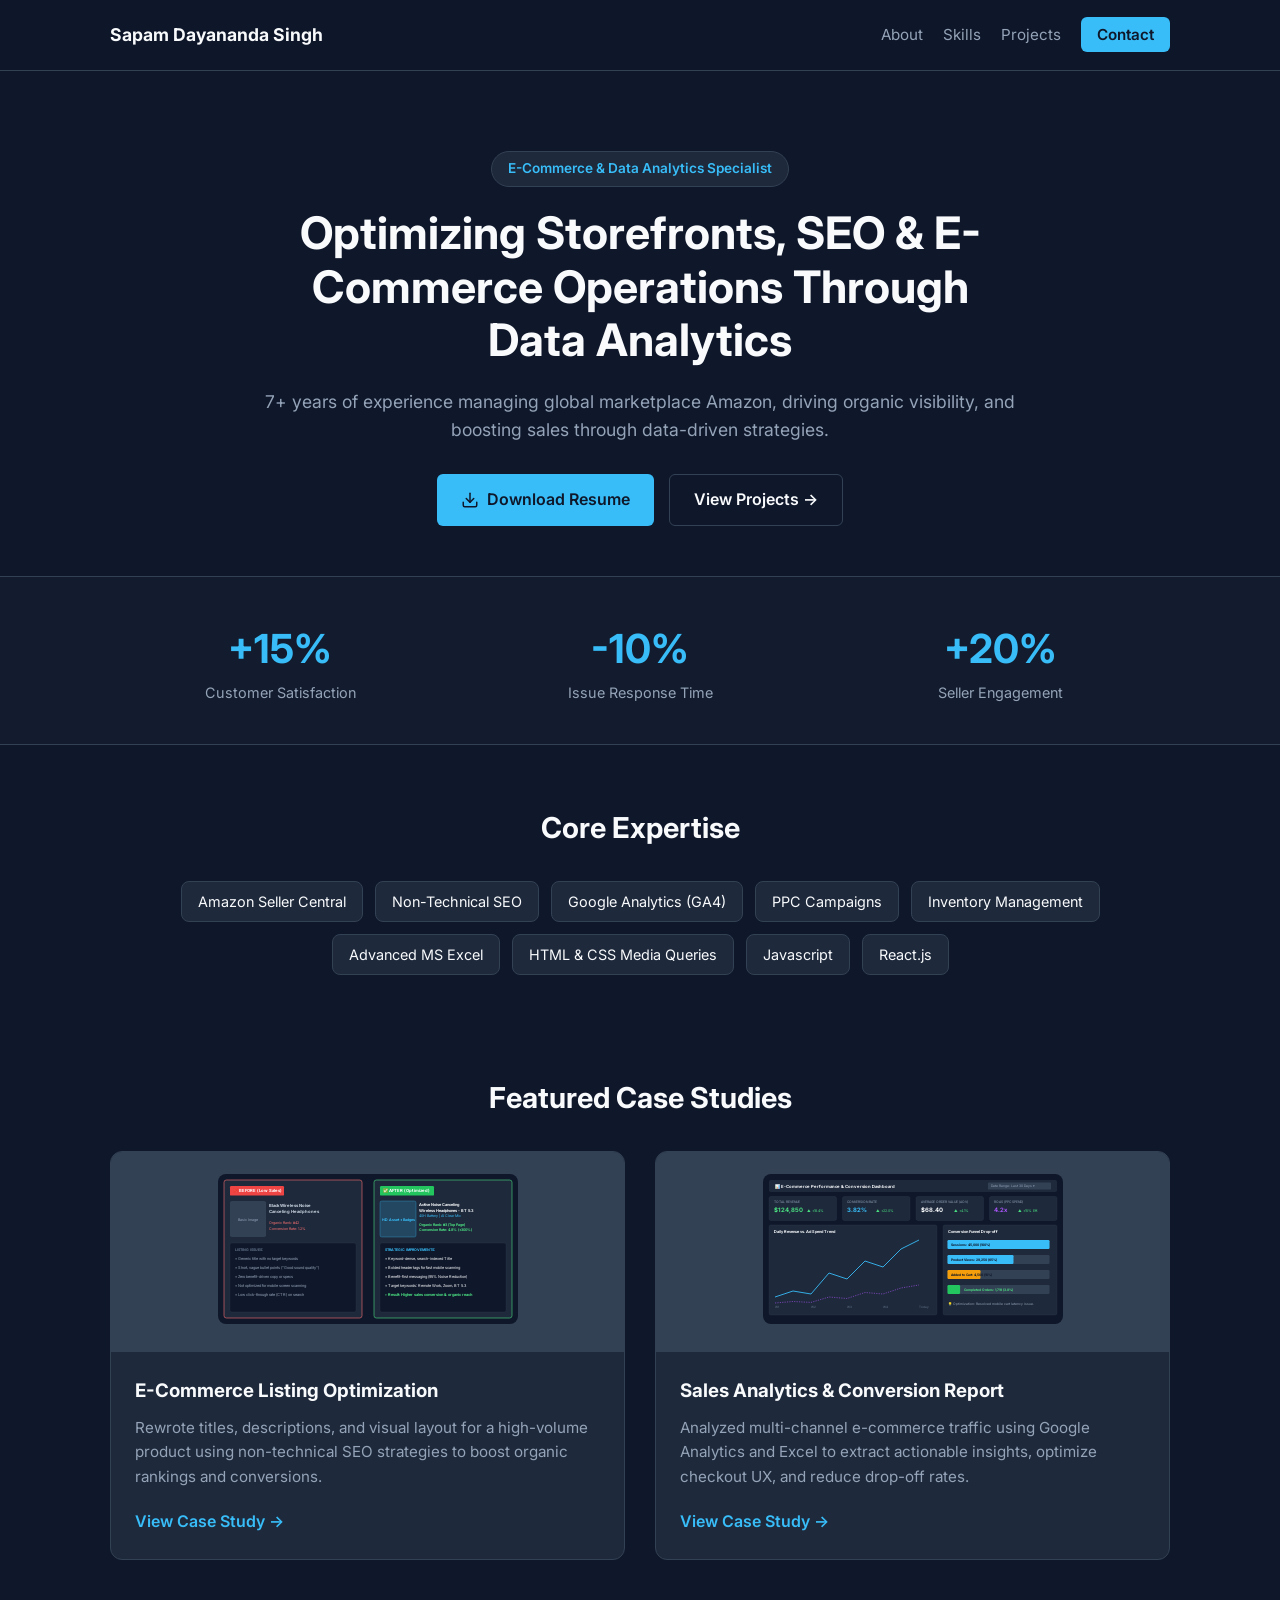
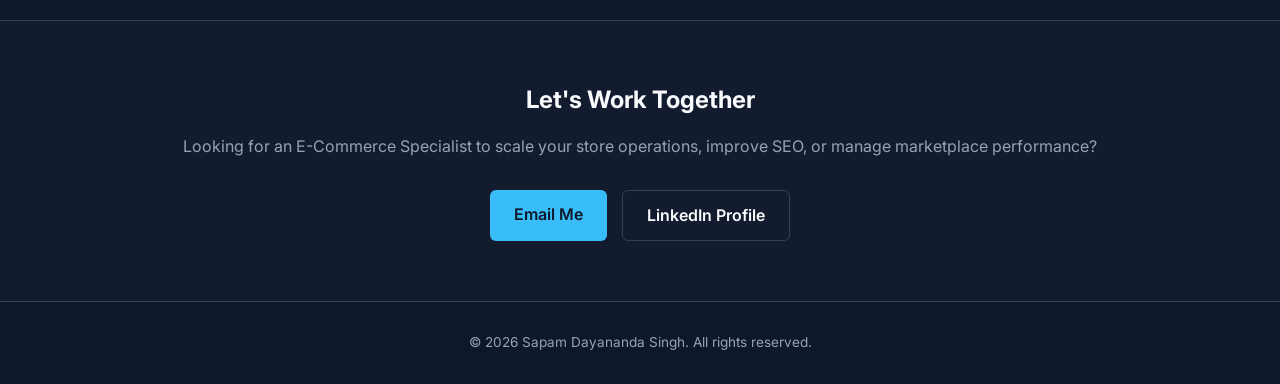
<file: index.html>
<!DOCTYPE html>
<html lang="en">
<head>
    <meta charset="UTF-8">
    <meta name="viewport" content="width=device-width, initial-scale=1.0">
    <title>Sapam Dayananda Singh | E-Commerce Specialist</title>
    <link rel="stylesheet" href="style.css">
    <!-- Google Fonts -->
    <link href="https://fonts.googleapis.com/css2?family=Inter:wght@300;400;600;700&display=swap" rel="stylesheet">
</head>
<body>

    <!-- Header / Navbar -->
    <header class="navbar">
        <div class="container nav-container">
            <a href="#" class="logo">Sapam Dayananda Singh</a>
            
            <!-- Mobile Menu Button -->
            <button class="mobile-toggle" aria-label="Toggle Menu" onclick="document.querySelector('.nav-links').classList.toggle('active')">
                &#9776;
            </button>

            <nav>
                <ul class="nav-links">
                    <li><a href="#about">About</a></li>
                    <li><a href="#skills">Skills</a></li>
                    <li><a href="#projects">Projects</a></li>
                    <li><a href="#contact" class="btn-nav">Contact</a></li>
                </ul>
            </nav>
        </div>
    </header>

    <!-- Hero Section -->
    <section class="hero" id="about">
        <div class="container hero-container">
            <span class="badge">E-Commerce & Data Analytics Specialist</span>
            <h1>Optimizing Storefronts, SEO & E-Commerce Operations Through Data Analytics</h1>
            <p>7+ years of experience managing global marketplace Amazon, driving organic visibility, and boosting sales through data-driven strategies.</p>
            
            <!-- Hero Action Buttons -->
            <div class="hero-btns">
                <!-- Resume Download Button -->
                <a href="resume.pdf" download="Sapam_Dayananda_Singh_Resume.pdf" class="btn btn-primary" style="display: inline-flex; align-items: center; gap: 8px;">
                    <svg width="18" height="18" viewBox="0 0 24 24" fill="none" stroke="currentColor" stroke-width="2" stroke-linecap="round" stroke-linejoin="round">
                        <path d="M21 15v4a2 2 0 0 1-2 2H5a2 2 0 0 1-2-2v-4"></path>
                        <polyline points="7 10 12 15 17 10"></polyline>
                        <line x1="12" y1="15" x2="12" y2="3"></line>
                    </svg>
                    Download Resume
                </a>

                <!-- Secondary View Projects Button -->
                <a href="#projects" class="btn btn-secondary">View Projects →</a>
            </div>
        </div>
    </section>

    <!-- Metrics Bar -->
    <section class="metrics">
        <div class="container metrics-grid">
            <div class="metric-card">
                <h3>+15%</h3>
                <p>Customer Satisfaction</p>
            </div>
            <div class="metric-card">
                <h3>-10%</h3>
                <p>Issue Response Time</p>
            </div>
            <div class="metric-card">
                <h3>+20%</h3>
                <p>Seller Engagement</p>
            </div>
        </div>
    </section>

    <!-- Core Skills -->
    <section class="skills" id="skills">
        <div class="container">
            <h2 class="section-title">Core Expertise</h2>
            <div class="skills-tags">
                <span class="tag">Amazon Seller Central</span>
                <span class="tag">Non-Technical SEO</span>
                <span class="tag">Google Analytics (GA4)</span>
                <span class="tag">PPC Campaigns</span>
                <span class="tag">Inventory Management</span>
                <span class="tag">Advanced MS Excel</span>
                <span class="tag">HTML & CSS Media Queries</span>
                <span class="tag">Javascript</span>
                <span class="tag">React.js</span>
            </div>
        </div>
    </section>

    <!-- Featured Projects / Case Studies -->
    <section class="projects" id="projects">
        <div class="container">
            <h2 class="section-title">Featured Case Studies</h2>
            <div class="projects-grid">

                <!-- Project 1 -->
                <div class="project-card">
                    <div class="project-img-placeholder">
                        <span><svg xmlns="http://www.w3.org/2000/svg" viewBox="0 0 1000 500" style="width: 100%; height: auto; border-radius: 8px; font-family: 'Inter', system-ui, sans-serif;">
  <!-- Background -->
  <rect width="1000" height="500" fill="#0f172a" rx="12"/>
  
  <!-- LEFT SIDE: BEFORE (Unoptimized) -->
  <g transform="translate(20, 20)">
    <!-- Card Container -->
    <rect width="460" height="460" fill="#1e293b" rx="8" stroke="#f87171" stroke-width="2"/>
    
    <!-- Header Badge -->
    <rect x="20" y="20" width="180" height="32" fill="#ef4444" rx="4"/>
    <text x="30" y="41" fill="#ffffff" font-size="14" font-weight="bold">❌ BEFORE (Low Sales)</text>
    
    <!-- Mock Product Image Placeholder -->
    <rect x="20" y="70" width="120" height="120" fill="#334155" rx="6"/>
    <text x="80" y="135" fill="#94a3b8" font-size="12" text-anchor="middle">Basic Image</text>
    
    <!-- Title -->
    <text x="150" y="90" fill="#cbd5e1" font-size="14" font-weight="bold">Black Wireless Noise</text>
    <text x="150" y="110" fill="#cbd5e1" font-size="14" font-weight="bold">Canceling Headphones</text>
    
    <!-- Weak Metrics -->
    <text x="150" y="145" fill="#f87171" font-size="12">Organic Rank: #42</text>
    <text x="150" y="165" fill="#f87171" font-size="12">Conversion Rate: 1.2%</text>
    
    <!-- Unoptimized Copy Box -->
    <rect x="20" y="210" width="420" height="230" fill="#0f172a" rx="6" stroke="#334155"/>
    <text x="35" y="235" fill="#64748b" font-size="12" font-weight="bold">LISTING ISSUES:</text>
    
    <text x="35" y="265" fill="#94a3b8" font-size="13">• Generic title with no target keywords</text>
    <text x="35" y="295" fill="#94a3b8" font-size="13">• Short, vague bullet points ("Good sound quality")</text>
    <text x="35" y="325" fill="#94a3b8" font-size="13">• Zero benefit-driven copy or specs</text>
    <text x="35" y="355" fill="#94a3b8" font-size="13">• Not optimized for mobile screen scanning</text>
    <text x="35" y="385" fill="#94a3b8" font-size="13">• Low click-through rate (CTR) on search</text>
  </g>
  
  <!-- RIGHT SIDE: AFTER (Optimized) -->
  <g transform="translate(520, 20)">
    <!-- Card Container -->
    <rect width="460" height="460" fill="#1e293b" rx="8" stroke="#4ade80" stroke-width="2"/>
    
    <!-- Header Badge -->
    <rect x="20" y="20" width="180" height="32" fill="#22c55e" rx="4"/>
    <text x="30" y="41" fill="#ffffff" font-size="14" font-weight="bold">✅ AFTER (Optimized)</text>
    
    <!-- Mock Product Image Placeholder -->
    <rect x="20" y="70" width="120" height="120" fill="#38bdf8" fill-opacity="0.2" stroke="#38bdf8" rx="6"/>
    <text x="80" y="135" fill="#38bdf8" font-size="12" font-weight="bold" text-anchor="middle">HD Asset + Badges</text>
    
    <!-- Title -->
    <text x="150" y="88" fill="#f8fafc" font-size="13" font-weight="bold">Active Noise Canceling</text>
    <text x="150" y="106" fill="#f8fafc" font-size="13" font-weight="bold">Wireless Headphones - BT 5.3</text>
    <text x="150" y="124" fill="#38bdf8" font-size="12">40H Battery | AI Clear Mic</text>
    
    <!-- Strong Metrics -->
    <text x="150" y="152" fill="#4ade80" font-size="12" font-weight="bold">Organic Rank: #3 (Top Page)</text>
    <text x="150" y="170" fill="#4ade80" font-size="12" font-weight="bold">Conversion Rate: 4.8% (+300%)</text>
    
    <!-- Optimized Copy Box -->
    <rect x="20" y="210" width="420" height="230" fill="#0f172a" rx="6" stroke="#334155"/>
    <text x="35" y="235" fill="#38bdf8" font-size="12" font-weight="bold">STRATEGIC IMPROVEMENTS:</text>
    
    <text x="35" y="265" fill="#f8fafc" font-size="13">• Keyword-dense, search-indexed Title</text>
    <text x="35" y="295" fill="#f8fafc" font-size="13">• Bolded header tags for fast mobile scanning</text>
    <text x="35" y="325" fill="#f8fafc" font-size="13">• Benefit-first messaging (95% Noise Reduction)</text>
    <text x="35" y="355" fill="#f8fafc" font-size="13">• Target keywords: Remote Work, Zoom, BT 5.3</text>
    <text x="35" y="385" fill="#4ade80" font-size="13" font-weight="bold">• Result: Higher sales conversion & organic reach</text>
  </g>
</svg></span>
                    </div>
                    <div class="project-content">
                        <h3>E-Commerce Listing Optimization</h3>
                        <p>Rewrote titles, descriptions, and visual layout for a high-volume product using non-technical SEO strategies to boost organic rankings and conversions.</p>
                        <a href="case-study-1.html" class="project-link">View Case Study →</a>
                    </div>
                </div>

                <!-- Project 2 -->
                <div class="project-card">
                    <div class="project-img-placeholder">
                        <span><svg xmlns="http://www.w3.org/2000/svg" viewBox="0 0 1000 500" style="width: 100%; height: auto; border-radius: 8px; font-family: 'Inter', system-ui, sans-serif;">
  <!-- Dashboard Background -->
  <rect width="1000" height="500" fill="#0f172a" rx="12"/>
  
  <!-- Top Navigation Bar Placeholder -->
  <rect x="20" y="20" width="960" height="40" fill="#1e293b" rx="6"/>
  <text x="40" y="45" fill="#f8fafc" font-size="14" font-weight="bold">📊 E-Commerce Performance &amp; Conversion Dashboard</text>
  <rect x="750" y="28" width="210" height="24" fill="#334155" rx="4"/>
  <text x="760" y="44" fill="#94a3b8" font-size="11">Date Range: Last 30 Days ▾</text>

  <!-- KPI CARDS -->
  <!-- KPI 1 -->
  <rect x="20" y="75" width="225" height="80" fill="#1e293b" rx="6" stroke="#334155"/>
  <text x="35" y="95" fill="#94a3b8" font-size="11">TOTAL REVENUE</text>
  <text x="35" y="125" fill="#4ade80" font-size="20" font-weight="bold">$124,850</text>
  <text x="145" y="125" fill="#4ade80" font-size="12">▲ +18.4%</text>

  <!-- KPI 2 -->
  <rect x="265" y="75" width="225" height="80" fill="#1e293b" rx="6" stroke="#334155"/>
  <text x="280" y="95" fill="#94a3b8" font-size="11">CONVERSION RATE</text>
  <text x="280" y="125" fill="#38bdf8" font-size="20" font-weight="bold">3.82%</text>
  <text x="375" y="125" fill="#4ade80" font-size="12">▲ +22.0%</text>

  <!-- KPI 3 -->
  <rect x="510" y="75" width="225" height="80" fill="#1e293b" rx="6" stroke="#334155"/>
  <text x="525" y="95" fill="#94a3b8" font-size="11">AVERAGE ORDER VALUE (AOV)</text>
  <text x="525" y="125" fill="#f8fafc" font-size="20" font-weight="bold">$68.40</text>
  <text x="635" y="125" fill="#4ade80" font-size="12">▲ +4.1%</text>

  <!-- KPI 4 -->
  <rect x="755" y="75" width="225" height="80" fill="#1e293b" rx="6" stroke="#334155"/>
  <text x="770" y="95" fill="#94a3b8" font-size="11">ROAS (PPC SPEND)</text>
  <text x="770" y="125" fill="#a855f7" font-size="20" font-weight="bold">4.2x</text>
  <text x="850" y="125" fill="#4ade80" font-size="12">▲ +15% Eff.</text>

  <!-- CHART 1: Sales Trend (Line Chart Visual) -->
  <rect x="20" y="170" width="560" height="300" fill="#1e293b" rx="6" stroke="#334155"/>
  <text x="35" y="195" fill="#f8fafc" font-size="13" font-weight="bold">Daily Revenue vs. Ad Spend Trend</text>
  
  <!-- Line chart path -->
  <polyline points="40,410 100,390 160,400 220,330 280,350 340,290 400,310 460,250 520,220" fill="none" stroke="#38bdf8" stroke-width="3"/>
  <polyline points="40,430 100,425 160,428 220,410 280,415 340,395 400,400 460,380 520,370" fill="none" stroke="#a855f7" stroke-width="2" stroke-dasharray="4"/>
  
  <!-- Chart Labels -->
  <text x="40" y="445" fill="#64748b" font-size="10">W1</text>
  <text x="160" y="445" fill="#64748b" font-size="10">W2</text>
  <text x="280" y="445" fill="#64748b" font-size="10">W3</text>
  <text x="400" y="445" fill="#64748b" font-size="10">W4</text>
  <text x="520" y="445" fill="#64748b" font-size="10">Today</text>

  <!-- CHART 2: Conversion Funnel (Bar Visual) -->
  <rect x="600" y="170" width="380" height="300" fill="#1e293b" rx="6" stroke="#334155"/>
  <text x="615" y="195" fill="#f8fafc" font-size="13" font-weight="bold">Conversion Funnel Drop-off</text>

  <!-- Funnel Bars -->
  <!-- Sessions -->
  <rect x="615" y="220" width="340" height="30" fill="#334155" rx="4"/>
  <rect x="615" y="220" width="340" height="30" fill="#38bdf8" rx="4"/>
  <text x="625" y="240" fill="#0f172a" font-size="11" font-weight="bold">Sessions: 45,000 (100%)</text>

  <!-- Product Views -->
  <rect x="615" y="270" width="340" height="30" fill="#334155" rx="4"/>
  <rect x="615" y="270" width="220" height="30" fill="#38bdf8" rx="4"/>
  <text x="625" y="290" fill="#0f172a" font-size="11" font-weight="bold">Product Views: 29,250 (65%)</text>

  <!-- Add to Cart -->
  <rect x="615" y="320" width="340" height="30" fill="#334155" rx="4"/>
  <rect x="615" y="320" width="110" height="30" fill="#f59e0b" rx="4"/>
  <text x="625" y="340" fill="#0f172a" font-size="11" font-weight="bold">Added to Cart: 4,500 (10%)</text>

  <!-- Purchase -->
  <rect x="615" y="370" width="340" height="30" fill="#334155" rx="4"/>
  <rect x="615" y="370" width="42" height="30" fill="#22c55e" rx="4"/>
  <text x="670" y="390" fill="#4ade80" font-size="11" font-weight="bold">Completed Orders: 1,719 (3.8%)</text>

  <text x="615" y="435" fill="#94a3b8" font-size="11">💡 Optimization: Resolved mobile cart latency issue.</text>
</svg></span>
                    </div>
                    <div class="project-content">
                        <h3>Sales Analytics & Conversion Report</h3>
                        <p>Analyzed multi-channel e-commerce traffic using Google Analytics and Excel to extract actionable insights, optimize checkout UX, and reduce drop-off rates.</p>
                        <a href="case-study-2.html" class="project-link">View Case Study →</a>
                    </div>
                </div>

            </div>
        </div>
    </section>

    <!-- Contact Section -->
    <section class="contact" id="contact">
        <div class="container contact-container">
            <h2>Let's Work Together</h2>
            <p>Looking for an E-Commerce Specialist to scale your store operations, improve SEO, or manage marketplace performance?</p>
            <div class="contact-links">
                <a href="mailto:dayanandaspm@gmail.com" class="btn btn-primary">Email Me</a>
                <a href="https://www.linkedin.com/in/sapam-dayananda-a18248111/" target="_blank" class="btn btn-secondary">LinkedIn Profile</a>
            </div>
        </div>
    </section>

    <!-- Footer -->
    <footer>
        <div class="container">
            <p>&copy; 2026 Sapam Dayananda Singh. All rights reserved.</p>
        </div>
    </footer>

</body>
</html>
</file>
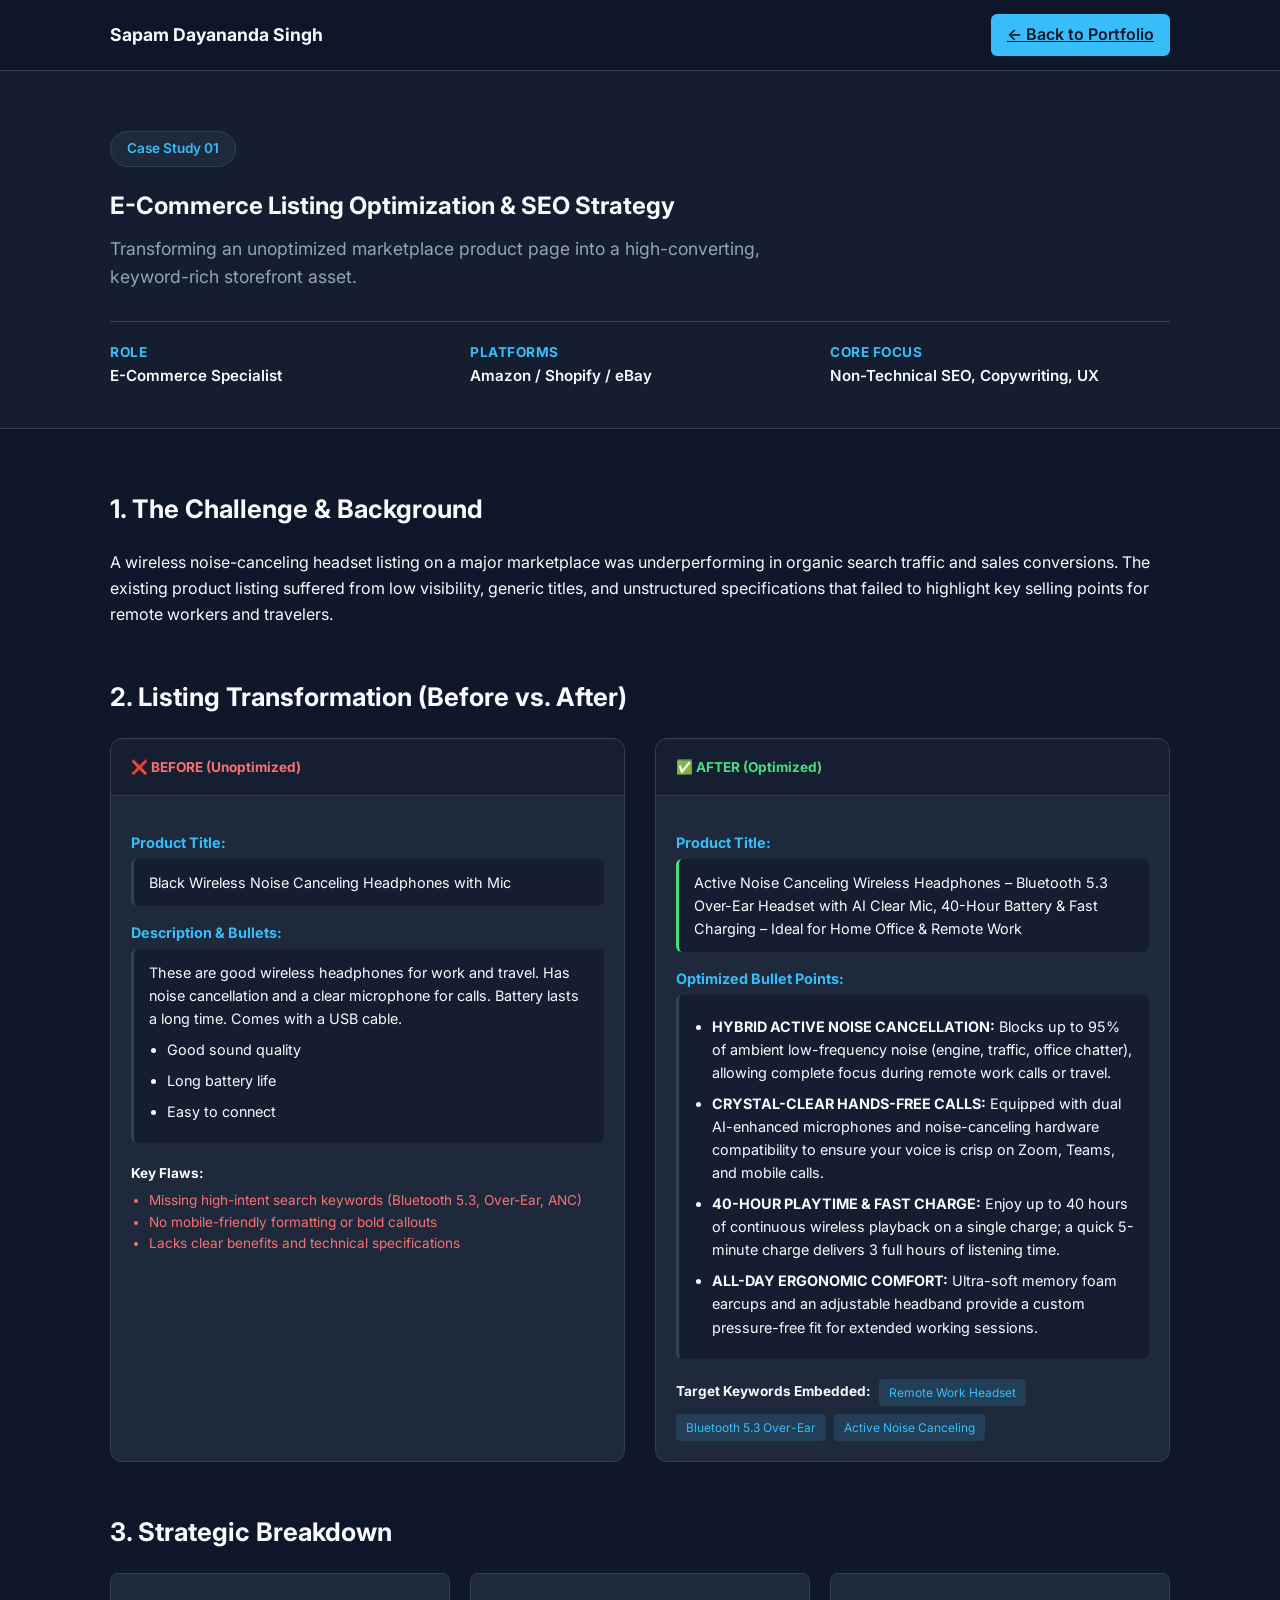
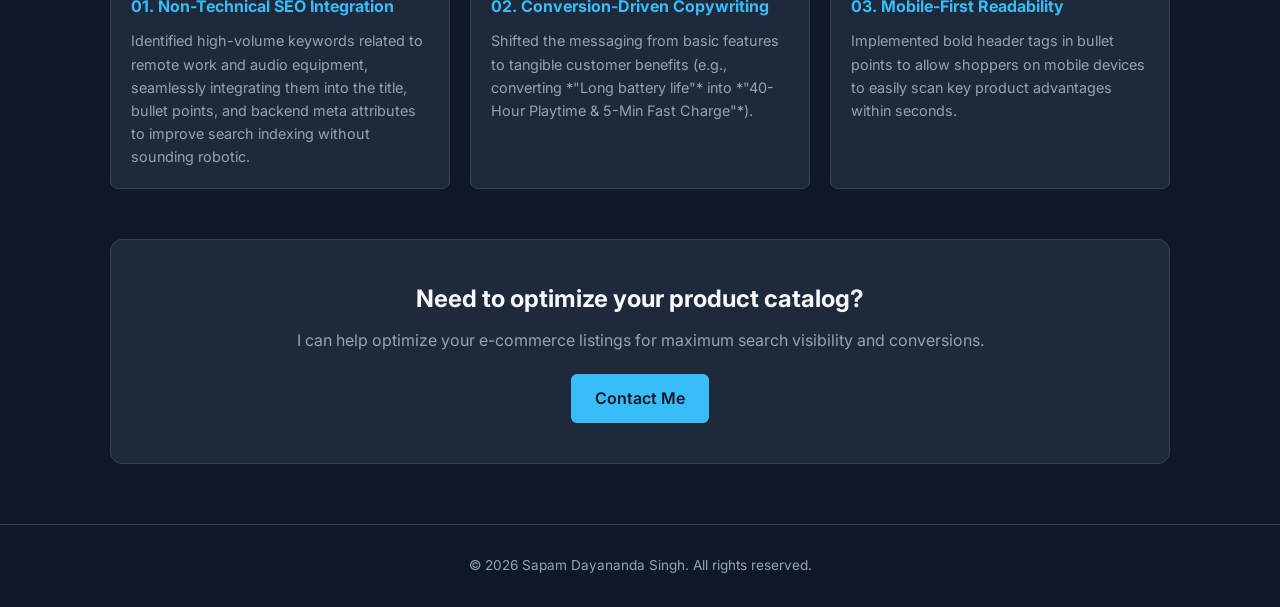
<file: case-study-1.html>
<!DOCTYPE html>
<html lang="en">
<head>
    <meta charset="UTF-8">
    <meta name="viewport" content="width=device-width, initial-scale=1.0">
    <title>Case Study: E-Commerce Listing Optimization | Sapam Dayananda Singh</title>
    <link rel="stylesheet" href="style.css">
    <!-- Google Fonts -->
    <link href="https://fonts.googleapis.com/css2?family=Inter:wght@300;400;600;700&display=swap" rel="stylesheet">
</head>
<body>

    <!-- Header / Navbar -->
    <header class="navbar">
        <div class="container nav-container">
            <a href="index.html" class="logo">Sapam Dayananda Singh</a>
            <a href="index.html" class="btn-nav">&larr; Back to Portfolio</a>
        </div>
    </header>

    <!-- Case Study Hero -->
    <section class="cs-hero">
        <div class="container">
            <span class="badge">Case Study 01</span>
            <h1>E-Commerce Listing Optimization & SEO Strategy</h1>
            <p class="cs-subtitle">Transforming an unoptimized marketplace product page into a high-converting, keyword-rich storefront asset.</p>
            
            <div class="cs-meta-grid">
                <div class="meta-item">
                    <h4>Role</h4>
                    <p>E-Commerce Specialist</p>
                </div>
                <div class="meta-item">
                    <h4>Platforms</h4>
                    <p>Amazon / Shopify / eBay</p>
                </div>
                <div class="meta-item">
                    <h4>Core Focus</h4>
                    <p>Non-Technical SEO, Copywriting, UX</p>
                </div>
            </div>
        </div>
    </section>

    <!-- Main Content -->
    <section class="cs-content">
        <div class="container">

            <!-- Overview & Problem -->
            <div class="cs-section">
                <h2>1. The Challenge & Background</h2>
                <p>A wireless noise-canceling headset listing on a major marketplace was underperforming in organic search traffic and sales conversions. The existing product listing suffered from low visibility, generic titles, and unstructured specifications that failed to highlight key selling points for remote workers and travelers.</p>
            </div>

            <!-- Before & After Comparison Grid -->
            <div class="cs-section">
                <h2>2. Listing Transformation (Before vs. After)</h2>
                
                <div class="comparison-grid">
                    
                    <!-- BEFORE CARD -->
                    <div class="compare-card before-card">
                        <div class="card-header">
                            <span class="status-badge before">❌ BEFORE (Unoptimized)</span>
                        </div>
                        <div class="card-body">
                            <h4>Product Title:</h4>
                            <p class="copy-block">Black Wireless Noise Canceling Headphones with Mic</p>

                            <h4>Description & Bullets:</h4>
                            <div class="copy-block">
                                <p>These are good wireless headphones for work and travel. Has noise cancellation and a clear microphone for calls. Battery lasts a long time. Comes with a USB cable.</p>
                                <ul>
                                    <li>Good sound quality</li>
                                    <li>Long battery life</li>
                                    <li>Easy to connect</li>
                                </ul>
                            </div>
                            
                            <div class="flaws-list">
                                <strong>Key Flaws:</strong>
                                <ul>
                                    <li>Missing high-intent search keywords (Bluetooth 5.3, Over-Ear, ANC)</li>
                                    <li>No mobile-friendly formatting or bold callouts</li>
                                    <li>Lacks clear benefits and technical specifications</li>
                                </ul>
                            </div>
                        </div>
                    </div>

                    <!-- AFTER CARD -->
                    <div class="compare-card after-card">
                        <div class="card-header">
                            <span class="status-badge after">✅ AFTER (Optimized)</span>
                        </div>
                        <div class="card-body">
                            <h4>Product Title:</h4>
                            <p class="copy-block highlight">Active Noise Canceling Wireless Headphones – Bluetooth 5.3 Over-Ear Headset with AI Clear Mic, 40-Hour Battery & Fast Charging – Ideal for Home Office & Remote Work</p>

                            <h4>Optimized Bullet Points:</h4>
                            <div class="copy-block">
                                <ul>
                                    <li><strong>HYBRID ACTIVE NOISE CANCELLATION:</strong> Blocks up to 95% of ambient low-frequency noise (engine, traffic, office chatter), allowing complete focus during remote work calls or travel.</li>
                                    <li><strong>CRYSTAL-CLEAR HANDS-FREE CALLS:</strong> Equipped with dual AI-enhanced microphones and noise-canceling hardware compatibility to ensure your voice is crisp on Zoom, Teams, and mobile calls.</li>
                                    <li><strong>40-HOUR PLAYTIME & FAST CHARGE:</strong> Enjoy up to 40 hours of continuous wireless playback on a single charge; a quick 5-minute charge delivers 3 full hours of listening time.</li>
                                    <li><strong>ALL-DAY ERGONOMIC COMFORT:</strong> Ultra-soft memory foam earcups and an adjustable headband provide a custom pressure-free fit for extended working sessions.</li>
                                </ul>
                            </div>

                            <div class="seo-tags">
                                <strong>Target Keywords Embedded:</strong>
                                <span class="mini-tag">Remote Work Headset</span>
                                <span class="mini-tag">Bluetooth 5.3 Over-Ear</span>
                                <span class="mini-tag">Active Noise Canceling</span>
                            </div>
                        </div>
                    </div>

                </div>
            </div>

            <!-- Strategy & Results -->
            <div class="cs-section">
                <h2>3. Strategic Breakdown</h2>
                <div class="strategy-list">
                    <div class="strategy-item">
                        <h3>01. Non-Technical SEO Integration</h3>
                        <p>Identified high-volume keywords related to remote work and audio equipment, seamlessly integrating them into the title, bullet points, and backend meta attributes to improve search indexing without sounding robotic.</p>
                    </div>
                    <div class="strategy-item">
                        <h3>02. Conversion-Driven Copywriting</h3>
                        <p>Shifted the messaging from basic features to tangible customer benefits (e.g., converting *"Long battery life"* into *"40-Hour Playtime & 5-Min Fast Charge"*).</p>
                    </div>
                    <div class="strategy-item">
                        <h3>03. Mobile-First Readability</h3>
                        <p>Implemented bold header tags in bullet points to allow shoppers on mobile devices to easily scan key product advantages within seconds.</p>
                    </div>
                </div>
            </div>

            <!-- Call to Action -->
            <div class="cs-footer-cta">
                <h3>Need to optimize your product catalog?</h3>
                <p>I can help optimize your e-commerce listings for maximum search visibility and conversions.</p>
                <a href="index.html#contact" class="btn btn-primary">Contact Me</a>
            </div>

        </div>
    </section>

    <!-- Footer -->
    <footer>
        <div class="container">
            <p>&copy; 2026 Sapam Dayananda Singh. All rights reserved.</p>
        </div>
    </footer>

</body>
</html>
</file>
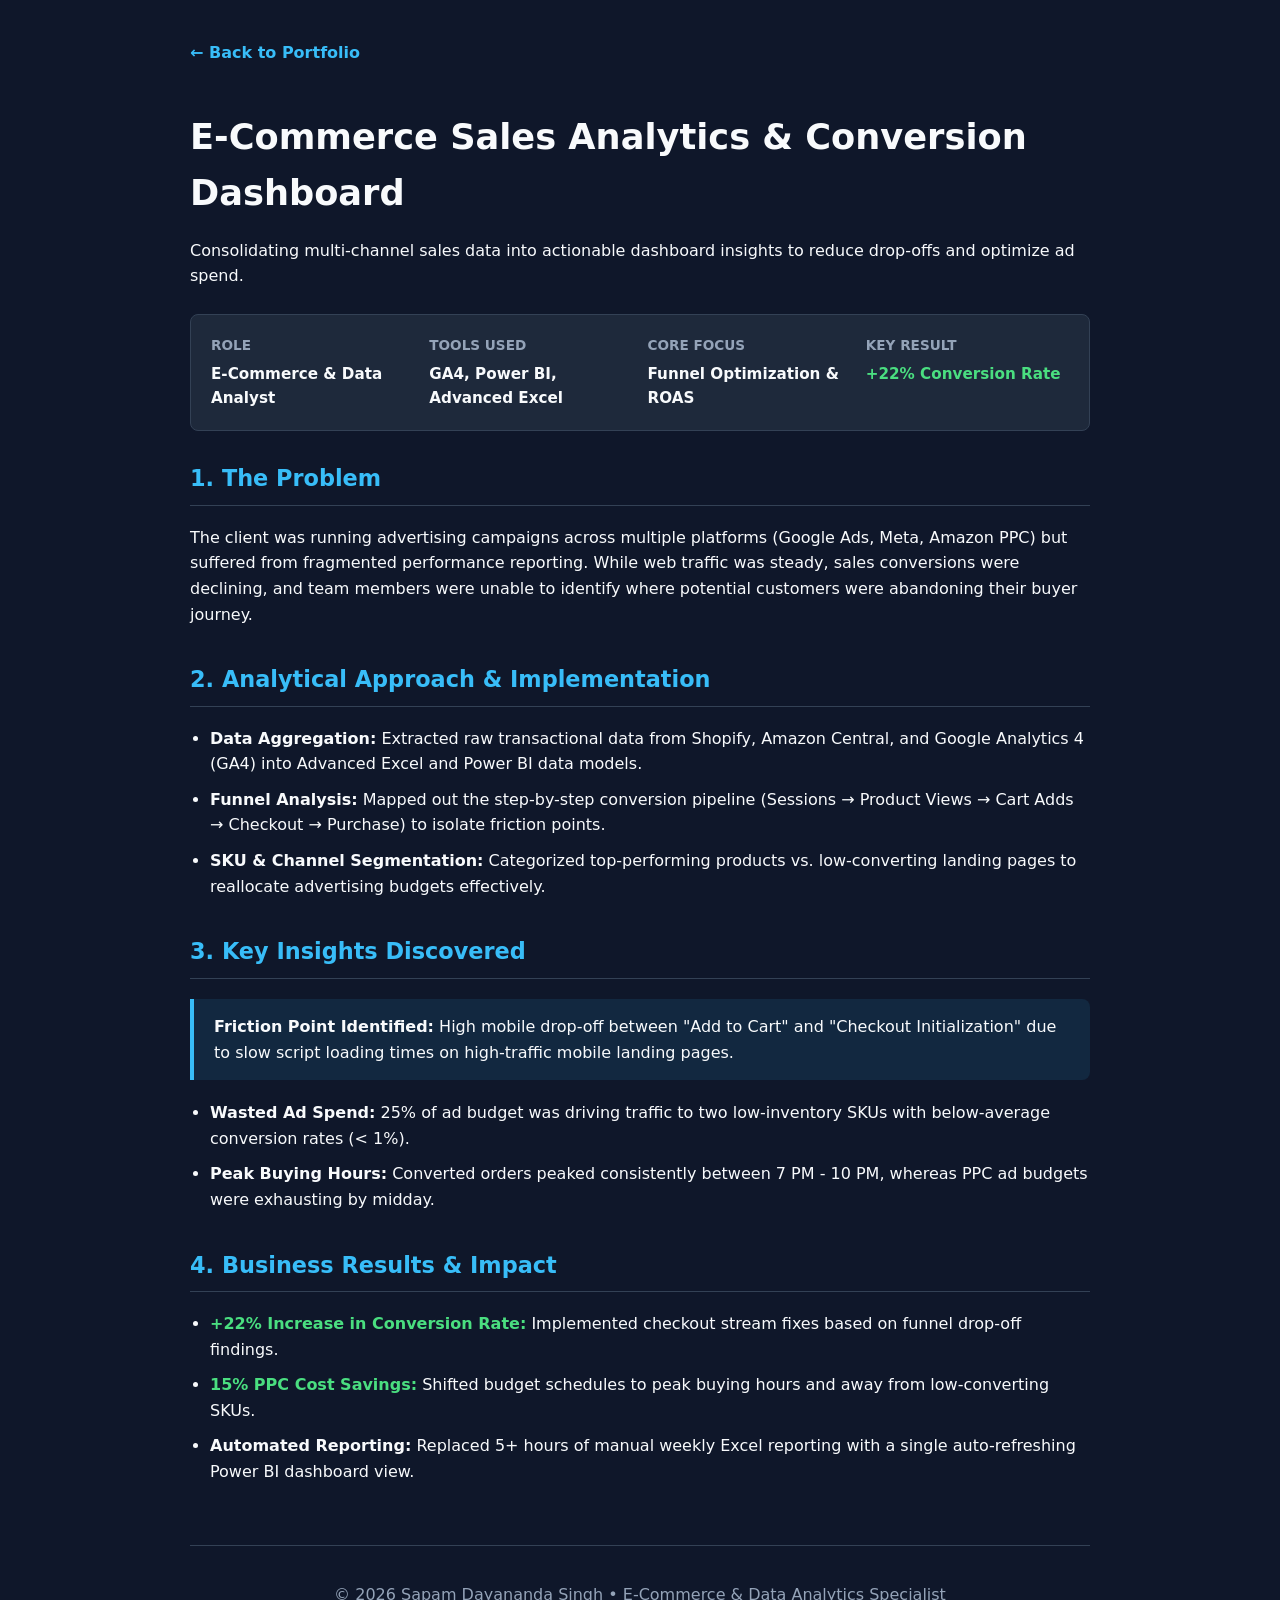
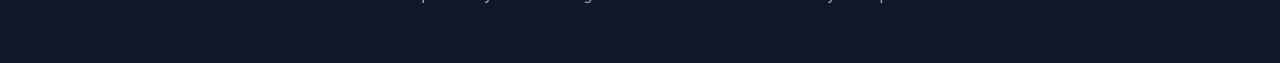
<file: case-study-2.html>
<!DOCTYPE html>
<html lang="en">
<head>
    <meta charset="UTF-8">
    <meta name="viewport" content="width=device-width, initial-scale=1.0">
    <title>Case Study: Sales Analytics & Conversion Dashboard | Sapam Dayananda Singh</title>
    <style>
        :root {
            --bg-color: #0f172a;
            --card-bg: #1e293b;
            --accent-color: #38bdf8;
            --text-main: #f8fafc;
            --text-muted: #94a3b8;
            --border-color: #334155;
            --success-color: #4ade80;
        }

        body {
            font-family: 'Inter', system-ui, -apple-system, sans-serif;
            background-color: var(--bg-color);
            color: var(--text-main);
            margin: 0;
            padding: 0;
            line-height: 1.6;
        }

        .container {
            max-width: 900px;
            margin: 0 auto;
            padding: 40px 20px;
        }

        a.back-btn {
            color: var(--accent-color);
            text-decoration: none;
            font-weight: 600;
            display: inline-block;
            margin-bottom: 20px;
        }

        a.back-btn:hover {
            text-decoration: underline;
        }

        header h1 {
            font-size: 2.2rem;
            margin-bottom: 10px;
        }

        .meta-grid {
            display: grid;
            grid-template-columns: repeat(auto-fit, minmax(180px, 1fr));
            gap: 15px;
            background-color: var(--card-bg);
            padding: 20px;
            border-radius: 8px;
            border: 1px solid var(--border-color);
            margin: 25px 0;
        }

        .meta-item h4 {
            margin: 0 0 5px 0;
            color: var(--text-muted);
            font-size: 0.85rem;
            text-transform: uppercase;
        }

        .meta-item p {
            margin: 0;
            font-weight: 600;
            font-size: 0.95rem;
        }

        .visual-container {
            margin: 30px 0;
        }

        .section-block {
            margin-bottom: 35px;
        }

        .section-block h2 {
            color: var(--accent-color);
            border-bottom: 1px solid var(--border-color);
            padding-bottom: 8px;
            font-size: 1.4rem;
        }

        ul {
            padding-left: 20px;
        }

        li {
            margin-bottom: 10px;
        }

        .highlight-box {
            background-color: rgba(56, 189, 248, 0.1);
            border-left: 4px solid var(--accent-color);
            padding: 15px 20px;
            border-radius: 0 8px 8px 0;
            margin: 20px 0;
        }

        footer {
            margin-top: 60px;
            text-align: center;
            color: var(--text-muted);
            border-top: 1px solid var(--border-color);
            padding-top: 20px;
        }
    </style>
</head>
<body>

    <div class="container">
        <a href="index.html" class="back-btn">← Back to Portfolio</a>
        
        <header>
            <h1>E-Commerce Sales Analytics & Conversion Dashboard</h1>
            <p>Consolidating multi-channel sales data into actionable dashboard insights to reduce drop-offs and optimize ad spend.</p>
        </header>

        <div class="meta-grid">
            <div class="meta-item">
                <h4>Role</h4>
                <p>E-Commerce & Data Analyst</p>
            </div>
            <div class="meta-item">
                <h4>Tools Used</h4>
                <p>GA4, Power BI, Advanced Excel</p>
            </div>
            <div class="meta-item">
                <h4>Core Focus</h4>
                <p>Funnel Optimization & ROAS</p>
            </div>
            <div class="meta-item">
                <h4>Key Result</h4>
                <p style="color: var(--success-color);">+22% Conversion Rate</p>
            </div>
        </div>

        <!-- DASHBOARD GRAPHIC SVG -->
        <div class="visual-container">
            <!-- Paste the SVG snippet provided above right here -->
        </div>

        <div class="section-block">
            <h2>1. The Problem</h2>
            <p>The client was running advertising campaigns across multiple platforms (Google Ads, Meta, Amazon PPC) but suffered from fragmented performance reporting. While web traffic was steady, sales conversions were declining, and team members were unable to identify where potential customers were abandoning their buyer journey.</p>
        </div>

        <div class="section-block">
            <h2>2. Analytical Approach & Implementation</h2>
            <ul>
                <li><strong>Data Aggregation:</strong> Extracted raw transactional data from Shopify, Amazon Central, and Google Analytics 4 (GA4) into Advanced Excel and Power BI data models.</li>
                <li><strong>Funnel Analysis:</strong> Mapped out the step-by-step conversion pipeline (Sessions → Product Views → Cart Adds → Checkout → Purchase) to isolate friction points.</li>
                <li><strong>SKU & Channel Segmentation:</strong> Categorized top-performing products vs. low-converting landing pages to reallocate advertising budgets effectively.</li>
            </ul>
        </div>

        <div class="section-block">
            <h2>3. Key Insights Discovered</h2>
            <div class="highlight-box">
                <strong>Friction Point Identified:</strong> High mobile drop-off between "Add to Cart" and "Checkout Initialization" due to slow script loading times on high-traffic mobile landing pages.
            </div>
            <ul>
                <li><strong>Wasted Ad Spend:</strong> 25% of ad budget was driving traffic to two low-inventory SKUs with below-average conversion rates (< 1%).</li>
                <li><strong>Peak Buying Hours:</strong> Converted orders peaked consistently between 7 PM - 10 PM, whereas PPC ad budgets were exhausting by midday.</li>
            </ul>
        </div>

        <div class="section-block">
            <h2>4. Business Results & Impact</h2>
            <ul>
                <li><strong style="color: var(--success-color);">+22% Increase in Conversion Rate:</strong> Implemented checkout stream fixes based on funnel drop-off findings.</li>
                <li><strong style="color: var(--success-color);">15% PPC Cost Savings:</strong> Shifted budget schedules to peak buying hours and away from low-converting SKUs.</li>
                <li><strong>Automated Reporting:</strong> Replaced 5+ hours of manual weekly Excel reporting with a single auto-refreshing Power BI dashboard view.</li>
            </ul>
        </div>

        <footer>
            <p>© 2026 Sapam Dayananda Singh • E-Commerce & Data Analytics Specialist</p>
        </footer>
    </div>

</body>
</html>
</file>
<file: style.css>
/* --- CSS Reset & Variables --- */
* {
    margin: 0;
    padding: 0;
    box-sizing: border-box;
}

:root {
    --bg-dark: #0f172a;
    --bg-card: #1e293b;
    --primary-blue: #38bdf8;
    --primary-hover: #0284c7;
    --text-main: #f8fafc;
    --text-muted: #94a3b8;
    --border-color: #334155;
    --font-main: 'Inter', sans-serif;
}

body {
    background-color: var(--bg-dark);
    color: var(--text-main);
    font-family: var(--font-main);
    line-height: 1.6;
}

.container {
    max-width: 1100px;
    margin: 0 auto;
    padding: 0 20px;
}

/* --- Header / Navbar --- */
.navbar {
    background-color: rgba(15, 23, 42, 0.95);
    position: sticky;
    top: 0;
    backdrop-filter: blur(8px);
    border-bottom: 1px solid var(--border-color);
    z-index: 100;
}

.nav-container {
    display: flex;
    justify-content: space-between;
    align-items: center;
    height: 70px;
}

.logo {
    color: var(--text-main);
    font-weight: 700;
    font-size: 1.1rem;
    text-decoration: none;
}

.nav-links {
    display: flex;
    list-style: none;
    gap: 20px;
    align-items: center;
}

.nav-links a {
    color: var(--text-muted);
    text-decoration: none;
    font-size: 0.95rem;
    transition: color 0.3s;
}

.nav-links a:hover {
    color: var(--primary-blue);
}

.btn-nav {
    background: var(--primary-blue);
    color: var(--bg-dark) !important;
    padding: 8px 16px;
    border-radius: 6px;
    font-weight: 600;
}

.mobile-toggle {
    display: none;
    background: none;
    border: none;
    color: var(--text-main);
    font-size: 1.8rem;
    cursor: pointer;
}

/* --- Hero Section --- */
.hero {
    padding: 80px 0 50px;
    text-align: center;
}

.hero-container {
    max-width: 800px;
}

.badge {
    background-color: var(--bg-card);
    color: var(--primary-blue);
    border: 1px solid var(--border-color);
    padding: 6px 16px;
    border-radius: 20px;
    font-size: 0.85rem;
    font-weight: 600;
    display: inline-block;
    margin-bottom: 20px;
}

.hero h1 {
    font-size: 2.8rem;
    line-height: 1.2;
    margin-bottom: 20px;
}

.hero p {
    color: var(--text-muted);
    font-size: 1.1rem;
    margin-bottom: 30px;
}

.hero-btns {
    display: flex;
    justify-content: center;
    gap: 15px;
}

.btn {
    padding: 12px 24px;
    border-radius: 6px;
    text-decoration: none;
    font-weight: 600;
    transition: all 0.3s;
    display: inline-block;
    text-align: center;
}

.btn-primary {
    background-color: var(--primary-blue);
    color: var(--bg-dark);
}

.btn-primary:hover {
    background-color: var(--primary-hover);
}

.btn-secondary {
    border: 1px solid var(--border-color);
    color: var(--text-main);
}

.btn-secondary:hover {
    background-color: var(--bg-card);
}

/* --- Metrics Section --- */
.metrics {
    padding: 40px 0;
    border-top: 1px solid var(--border-color);
    border-bottom: 1px solid var(--border-color);
    background-color: rgba(30, 41, 59, 0.3);
}

.metrics-grid {
    display: grid;
    grid-template-columns: repeat(3, 1fr);
    text-align: center;
    gap: 20px;
}

.metric-card h3 {
    font-size: 2.5rem;
    color: var(--primary-blue);
}

.metric-card p {
    color: var(--text-muted);
    font-size: 0.9rem;
}

/* --- Skills Section --- */
.skills {
    padding: 60px 0;
}

.section-title {
    font-size: 1.8rem;
    margin-bottom: 30px;
    text-align: center;
}

.skills-tags {
    display: flex;
    flex-wrap: wrap;
    gap: 12px;
    justify-content: center;
}

.tag {
    background-color: var(--bg-card);
    border: 1px solid var(--border-color);
    padding: 8px 16px;
    border-radius: 8px;
    font-size: 0.9rem;
    color: var(--text-main);
}

/* --- Projects Section --- */
.projects {
    padding: 40px 0 60px;
}

.projects-grid {
    display: grid;
    grid-template-columns: repeat(2, 1fr);
    gap: 30px;
}

.project-card {
    background-color: var(--bg-card);
    border: 1px solid var(--border-color);
    border-radius: 12px;
    overflow: hidden;
}

.project-img-placeholder {
    height: 200px;
    background-color: #334155;
    display: flex;
    align-items: center;
    justify-content: center;
    color: var(--text-muted);
    font-size: 0.85rem;
    padding: 10px;
    text-align: center;
}

.project-content {
    padding: 24px;
}

.project-content h3 {
    margin-bottom: 10px;
}

.project-content p {
    color: var(--text-muted);
    font-size: 0.95rem;
    margin-bottom: 20px;
}

.project-link {
    color: var(--primary-blue);
    text-decoration: none;
    font-weight: 600;
}

/* --- Contact & Footer --- */
.contact {
    padding: 60px 0;
    text-align: center;
    background-color: rgba(30, 41, 59, 0.3);
    border-top: 1px solid var(--border-color);
}

.contact-container p {
    color: var(--text-muted);
    margin: 15px 0 30px;
}

.contact-links {
    display: flex;
    justify-content: center;
    gap: 15px;
}

footer {
    padding: 30px 0;
    text-align: center;
    color: var(--text-muted);
    font-size: 0.85rem;
    border-top: 1px solid var(--border-color);
}

/* ==========================================================================
   MOBILE & TABLET RESPONSIVE CSS MEDIA QUERIES
   ========================================================================== */

@media (max-width: 768px) {
    /* Mobile Navigation */
    .mobile-toggle {
        display: block; /* Show hamburger menu button */
    }

    .nav-links {
        display: none; /* Hide menu by default on phone */
        flex-direction: column;
        position: absolute;
        top: 70px;
        left: 0;
        width: 100%;
        background-color: var(--bg-card);
        border-bottom: 1px solid var(--border-color);
        padding: 20px 0;
        gap: 15px;
    }

    .nav-links.active {
        display: flex; /* Show menu when toggle button is clicked */
    }

    /* Hero adjustments */
    .hero {
        padding: 50px 0 30px;
    }

    .hero h1 {
        font-size: 2rem;
    }

    .hero p {
        font-size: 0.95rem;
    }

    .hero-btns {
        flex-direction: column; /* Stack buttons vertically on small screens */
        gap: 10px;
    }

    .btn {
        width: 100%; /* Full width touch-friendly buttons */
    }

    /* Metrics & Project Grids Stack vertically */
    .metrics-grid {
        grid-template-columns: 1fr;
        gap: 25px;
    }

    .projects-grid {
        grid-template-columns: 1fr;
        gap: 20px;
    }

    /* Skills Adjustments */
    .skills-tags {
        justify-content: flex-start; /* Left align tags for better scrolling */
    }

    .tag {
        font-size: 0.8rem;
        padding: 6px 12px;
    }

    /* Contact Links stack vertically */
    .contact-links {
        flex-direction: column;
        gap: 10px;
    }
}

/* case-study-1 CSS*/
/* ==========================================================================
   CASE STUDY PAGE STYLES
   ========================================================================== */

.cs-hero {
    padding: 60px 0 40px;
    background-color: rgba(30, 41, 59, 0.4);
    border-bottom: 1px solid var(--border-color);
}

.cs-subtitle {
    color: var(--text-muted);
    font-size: 1.1rem;
    margin-top: 10px;
    max-width: 700px;
}

.cs-meta-grid {
    display: grid;
    grid-template-columns: repeat(3, 1fr);
    gap: 20px;
    margin-top: 30px;
    padding-top: 20px;
    border-top: 1px solid var(--border-color);
}

.meta-item h4 {
    color: var(--primary-blue);
    font-size: 0.85rem;
    text-transform: uppercase;
    letter-spacing: 0.5px;
}

.meta-item p {
    font-size: 0.95rem;
    font-weight: 600;
}

.cs-content {
    padding: 60px 0;
}

.cs-section {
    margin-bottom: 50px;
}

.cs-section h2 {
    font-size: 1.6rem;
    margin-bottom: 20px;
    color: var(--text-main);
}

/* Comparison Grid (Before vs After) */
.comparison-grid {
    display: grid;
    grid-template-columns: 1fr 1fr;
    gap: 30px;
}

.compare-card {
    background-color: var(--bg-card);
    border: 1px solid var(--border-color);
    border-radius: 12px;
    overflow: hidden;
}

.card-header {
    padding: 15px 20px;
    border-bottom: 1px solid var(--border-color);
    background-color: rgba(15, 23, 42, 0.5);
}

.status-badge {
    font-weight: 700;
    font-size: 0.85rem;
}

.status-badge.before { color: #f87171; }
.status-badge.after { color: #4ade80; }

.card-body {
    padding: 20px;
}

.card-body h4 {
    font-size: 0.9rem;
    color: var(--primary-blue);
    margin-top: 15px;
    margin-bottom: 5px;
}

.copy-block {
    background-color: rgba(15, 23, 42, 0.6);
    padding: 12px 15px;
    border-radius: 6px;
    font-size: 0.9rem;
    border-left: 3px solid var(--border-color);
}

.copy-block.highlight {
    border-left-color: #4ade80;
}

.copy-block ul {
    padding-left: 18px;
    margin-top: 8px;
}

.copy-block li {
    margin-bottom: 8px;
}

.flaws-list, .seo-tags {
    margin-top: 20px;
    font-size: 0.85rem;
}

.flaws-list ul {
    padding-left: 18px;
    color: #f87171;
    margin-top: 5px;
}

.seo-tags {
    display: flex;
    flex-wrap: wrap;
    gap: 8px;
    align-items: center;
}

.mini-tag {
    background-color: rgba(56, 189, 248, 0.15);
    color: var(--primary-blue);
    padding: 4px 10px;
    border-radius: 4px;
    font-size: 0.75rem;
}

/* Strategy Items */
.strategy-list {
    display: grid;
    grid-template-columns: repeat(3, 1fr);
    gap: 20px;
}

.strategy-item {
    background-color: var(--bg-card);
    border: 1px solid var(--border-color);
    padding: 20px;
    border-radius: 8px;
}

.strategy-item h3 {
    font-size: 1rem;
    color: var(--primary-blue);
    margin-bottom: 10px;
}

.strategy-item p {
    font-size: 0.9rem;
    color: var(--text-muted);
}

.cs-footer-cta {
    text-align: center;
    background-color: var(--bg-card);
    border: 1px solid var(--border-color);
    padding: 40px 20px;
    border-radius: 12px;
    margin-top: 40px;
}

.cs-footer-cta h3 {
    font-size: 1.5rem;
    margin-bottom: 10px;
}

.cs-footer-cta p {
    color: var(--text-muted);
    margin-bottom: 20px;
}

/* Case Study Mobile Responsive Styles */
@media (max-width: 768px) {
    .cs-meta-grid, .comparison-grid, .strategy-list {
        grid-template-columns: 1fr;
        gap: 20px;
    }
}
</file>
